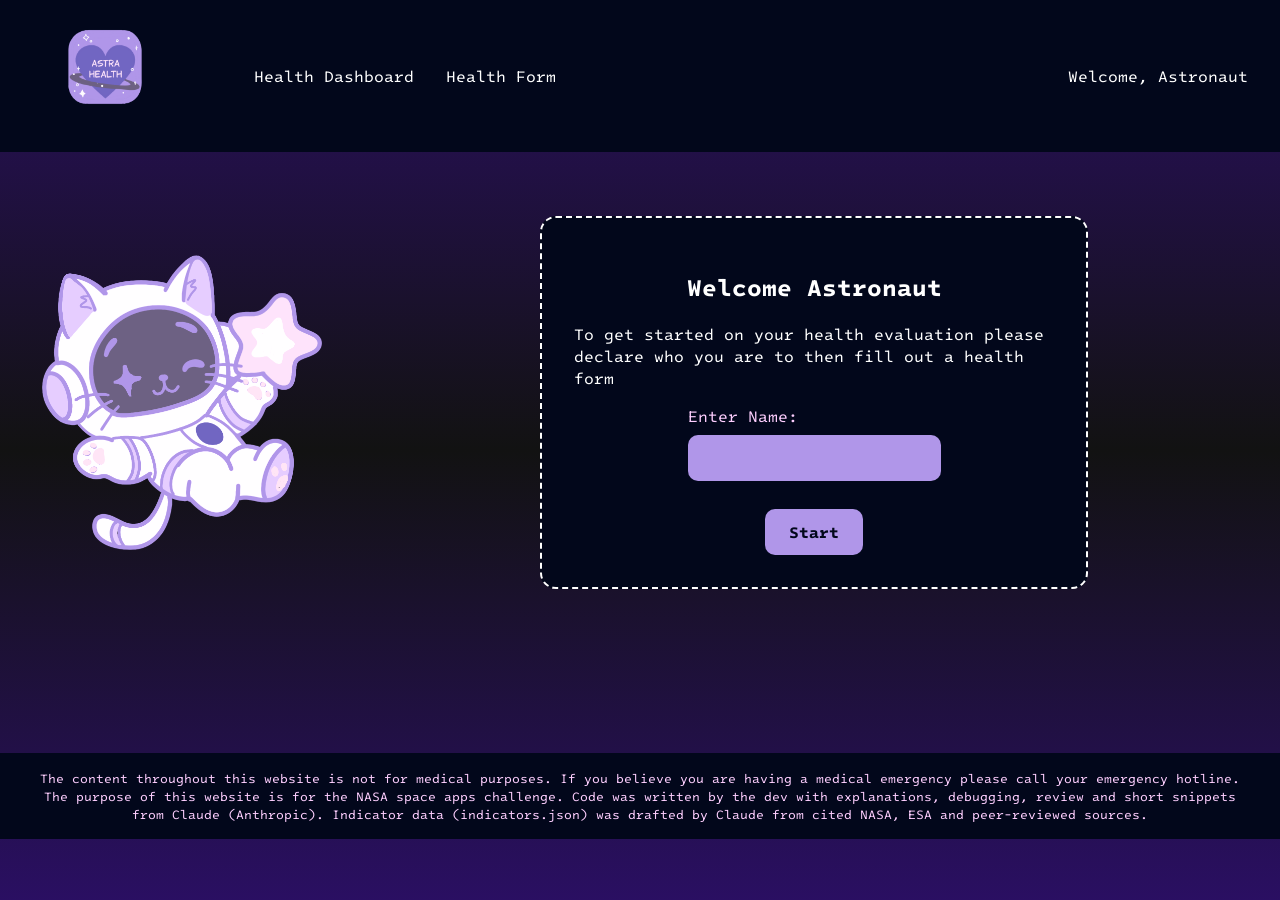
<file: index.html>
<!DOCTYPE html>
<html lang="en">
    <head>
        <meta charset="utf-8">
        <meta http-equiv="X-UA-Compatible" content="IE=edge">
        <title>Astra Health</title>
        <meta name="description" content="">
        <meta name="viewport" content="width=device-width, initial-scale=1">
        <link rel="stylesheet" href="./css/styles.css?v=3">
        <link rel="stylesheet" href="./css/landing.css?v=3"
        <link rel="preconnect" href="https://fonts.googleapis.com">
        <link rel="preconnect" href="https://fonts.gstatic.com" crossorigin>
        <link href="https://fonts.googleapis.com/css2?family=Intel+One+Mono:ital,wght@0,300..700;1,300..700&display=swap" rel="stylesheet">
        <link rel="icon" href="data:,">
    </head>
    <body> 
        <header>
            <a href="index.html">
                <img id="logo" src="./assets/logo.png"  alt="Logo with the name Astra Health. The design is a heart with a ring around it">
            </a>
            <nav>
                <ul>
                    <li><a href="dashboard.html">Health Dashboard</a></li>
                    <li><a href="form.html">Health Form</a></li>
                </ul>
            </nav>
            <div class="welcome-head">
                Welcome, <span id="astronaut-name"></span>
            </div>
        </header>
        
        <main>
            <div class="Welcom-panel">
                <img class="mascot" src="./assets/cat.png" alt="Cat mascot wearing an Astronaut suite">
                <div class="panel">
                    <h2 id="Welcome-astro">Welcome Astronaut</h2>
                    <p>To get started on your health evaluation please declare who you are to then fill out a health form</p>

                    <div id="welcome-buttons">
                        <form id="start-form">
                            <label for="callsign">Enter Name:<input id="callsign"></label>
                            <button id="start-btn" type="submit">Start</button>
                        </form>
                    </div>
                </div>
            </div>

            <div id="body-figure"></div>

        </main>

        <footer>
            The content throughout this website is not for medical purposes. If you believe you are having a medical emergency please call
            your emergency hotline. The purpose of this website is for the NASA space apps challenge. Code was written by the dev with 
            explanations, debugging, review and short snippets from Claude (Anthropic). 
            Indicator data (indicators.json) was drafted by Claude from cited NASA, ESA and peer-reviewed sources.
        </footer>
        <script type="module" src="js/landing.js?v=3"></script>
        <script type="module" src="js/app.js?v=3"></script>
    </body>
</html>
</file>
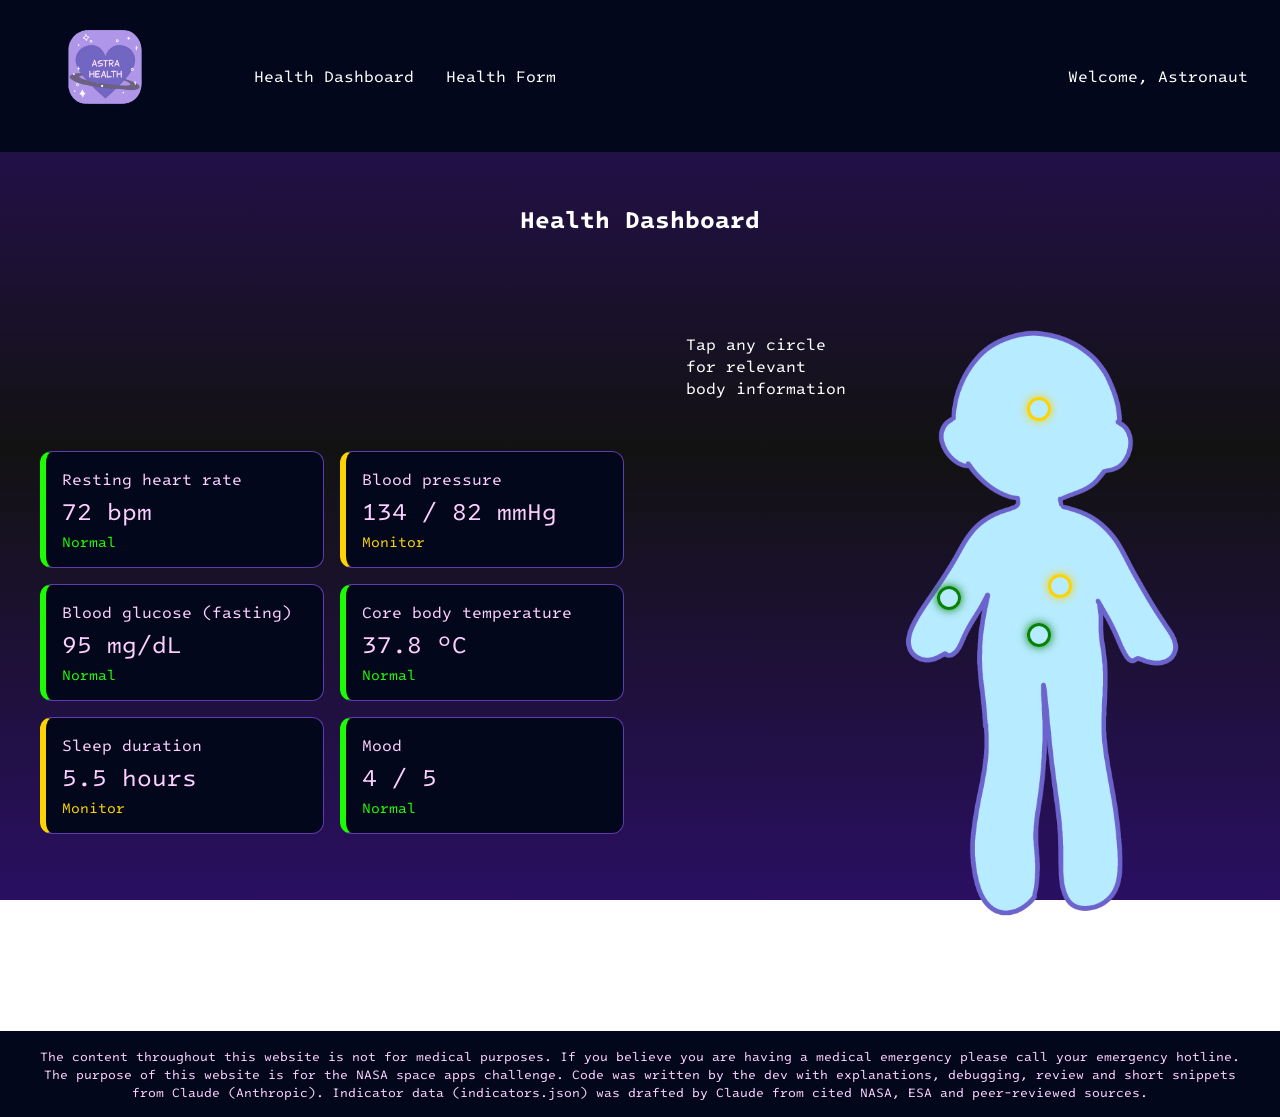
<file: dashboard.html>
<!DOCTYPE html>
<html lang="en">
    <head>
        <meta charset="utf-8">
        <meta http-equiv="X-UA-Compatible" content="IE=edge">
        <title>Astra Health</title>
        <meta name="description" content="">
        <meta name="viewport" content="width=device-width, initial-scale=1">
        <link rel="stylesheet" href="./css/styles.css?v=3">
        <link rel="stylesheet" href="./css/dashboard.css?v=3">
        <link rel="icon" href="data:,"
        <link rel="preconnect" href="https://fonts.googleapis.com">
        <link rel="preconnect" href="https://fonts.gstatic.com" crossorigin>
        <link href="https://fonts.googleapis.com/css2?family=Intel+One+Mono:ital,wght@0,300..700;1,300..700&display=swap" rel="stylesheet">
    </head>
    <body> 
        <header>
            <a href="index.html">
                <img id="logo" src="./assets/logo.png"  alt="Logo with the name Astra Health. The design is a heart">
            </a>
            <nav>
                <ul>
                    <li><a href="dashboard.html">Health Dashboard</a></li>
                    <li><a href="form.html">Health Form</a></li>
                </ul>
            </nav>
            <div class="welcome-head">
                Welcome, <span id="astronaut-name"></span>
            </div>
        </header>
        <main>
            <h2 id="dash">Health Dashboard</h2>
            <div class="dash-layout">
                <div id="dashboard"></div>

                <div id="body-figure">
                    <p class="body-hint">Tap any circle for relevant body information</p>
                    <div class="body-wrap">
                        <img alt="Figure of a body (outline)" src="./assets/body.png">
                        <button class="zone" data-zone="head" aria-label="Head: sleep and mood"></button>
                        <button class="zone" data-zone="heart" aria-label="Heart: heart rate and blood pressure"></button>
                        <button class="zone" data-zone="abdomen" aria-label="Abdomen: blood glucose"></button>
                        <button class="zone" data-zone="arm" aria-label="Arm: body temperature"></button>
                    </div>
                </div>
            </div>
            <div id="detail-panel"></div>

            <div id="space-weather"></div>

            <dialog id="zone-dialog">
                <div id="zone-content"></div>
                <button id="zone-close">Close</button>
            </dialog>
        </main>

        <footer>
            The content throughout this website is not for medical purposes. If you believe you are having a medical emergency please call
            your emergency hotline. The purpose of this website is for the NASA space apps challenge. Code was written by the dev with 
            explanations, debugging, review and short snippets from Claude (Anthropic). 
            Indicator data (indicators.json) was drafted by Claude from cited NASA, ESA and peer-reviewed sources.
        </footer>
        <script type="module" src="js/app.js?v=3"></script>
    </body>
</html>
</file>
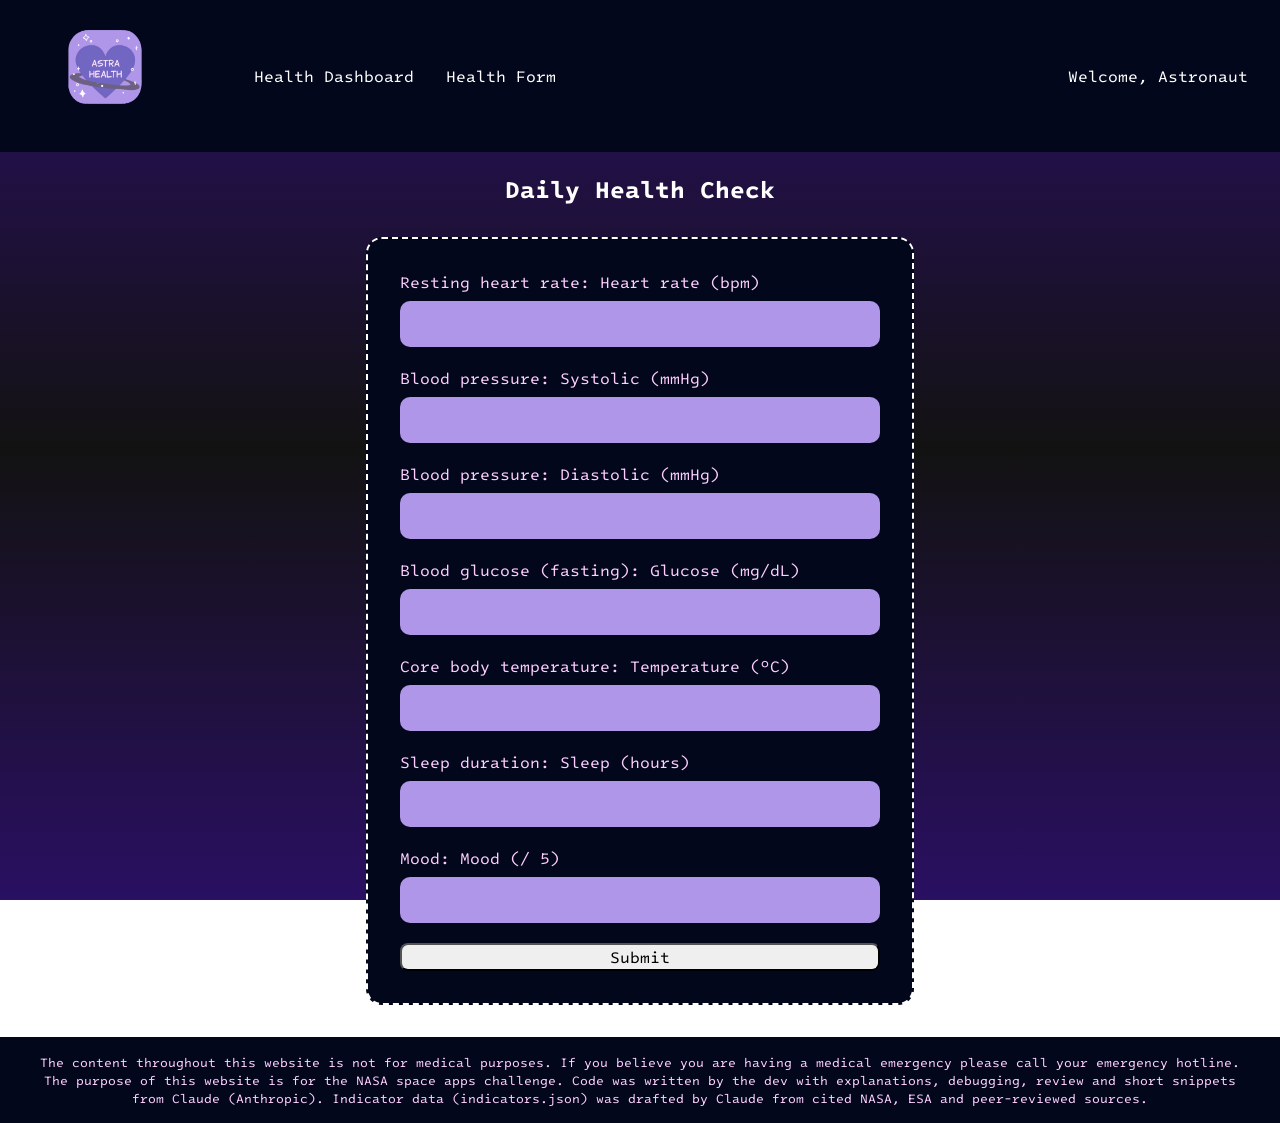
<file: form.html>
<!DOCTYPE html>
<html lang="en">
    <head>
        <meta charset="utf-8">
        <meta http-equiv="X-UA-Compatible" content="IE=edge">
        <title>Astra Health</title>
        <meta name="description" content="">
        <meta name="viewport" content="width=device-width, initial-scale=1">
        <link rel="stylesheet" href="./css/styles.css?v=3">
        <link rel="icon" href="data:,">
        <link rel="preconnect" href="https://fonts.googleapis.com">
        <link rel="preconnect" href="https://fonts.gstatic.com" crossorigin>
        <link href="https://fonts.googleapis.com/css2?family=Intel+One+Mono:ital,wght@0,300..700;1,300..700&display=swap" rel="stylesheet">
    </head>
    <body> 
        <header>
            <a href="index.html">
                <img id="logo" src="./assets/logo.png"  alt="Logo with the name Astra Health. The design is a heart">
            </a>
            <nav>
                <ul>
                    <li><a href="dashboard.html">Health Dashboard</a></li>
                    <li><a href="form.html">Health Form</a></li>
                </ul>
            </nav>
            <div class="welcome-head">
                Welcome, <span id="astronaut-name"></span>
            </div>
        </header>
        
        <main>
            <h2>Daily Health Check</h2>
            <form id="health-form" class="panel"><button id="health-btn">Submit</button></form>

        </main>

        <footer>
            The content throughout this website is not for medical purposes. If you believe you are having a medical emergency please call
            your emergency hotline. The purpose of this website is for the NASA space apps challenge. Code was written by the dev with 
            explanations, debugging, review and short snippets from Claude (Anthropic). 
            Indicator data (indicators.json) was drafted by Claude from cited NASA, ESA and peer-reviewed sources.
        </footer>
        <script type="module" src="./js/form.js?v=3"></script>
    </body>
</html>
</file>
<file: css/styles.css>
:root {
    --status-ok: #1cfc03;
    --status-warn: #fcd303;
    --status-alert: #fc0324;
    --bg-dark: #02071B;
    --bg-purple: #2A0F62;
    --border: #603AAE;
    --accent: #B096E9;
    --text: #fff;
    --text-soft: #FDCEFE;
}

body {
    margin: 0;
    font-family: "Intel One Mono", monospace;
    color: var(--text);
    background: linear-gradient(var(--bg-purple), #121212, var(--bg-purple));
    background-attachment: fixed;
    min-height: 100vh;
}

header {
    display: flex;
    align-items: center;
    gap: 2rem;
    padding: 1rem 2rem;
    background: var(--bg-dark);
    max-height: 120px;
    
}

nav ul {
    display: flex;
    gap: 2rem;
    list-style: none;
}

nav a {
    color: var(--text);
    text-decoration: none;
}

.welcome-head {
    margin-left: auto;
}

button, input, textarea, select {
    font: inherit;
}

#body-figure {
    display: grid;
    padding: 30px;
    gap: 20px;
    min-height: auto;

    grid-template-columns: 1fr;
    grid-template-areas:
    "body-figure"
    "Dashboard"
    "detail-panel";
}

/* For desktop and for tablets */

@media (min-width: 760px) {
    #body-figure {
        grid-template-columns: 1fr 2fr;
        grid-template-areas:
        "dashboard  detail-panel"
        "body-figure";
    }
}

#logo {
    max-width: 150px;
    max-height: 150px;
}

.panel {
    background: var(--bg-dark);
    border: 2px dashed var(--text);
    border-radius: 16px;
    padding: 2rem;
    max-width: 480px;
    margin: 2rem auto;
}

#health-form {
    display: flex;
    flex-direction: column;
    gap: 0.5rem;
}

input {
    background: var(--accent);
    border: none;
    border-radius: 10px;
    padding: 0.75rem;
    color: var(--bg-dark);
    margin-bottom: 0.75rem;
}

button[type="submit"], #zone-close {
    background: var(--accent);
    color: var(--bg-dark);
    border: none;
    border-radius: 10px;
    padding: 0.75rem 1.5rem;
    cursor: pointer;
    font-weight: bold;
}

#start-form {
    display: flex;
    flex-direction: column;
    align-items: center;
    gap: 1rem;
}

#start-form label {
    display: flex;
    flex-direction: column;
    gap: 0.5rem;
}

#health-btn {
    border-radius: 8px;
}

label { 
    color: var(--text-soft); 
}

main h2 { 
    text-align: center; 
}

.mascot {
    width: 500px;
    height: auto;
}


footer {
    background-color: var(--bg-dark);
    text-align: center;
    padding: 1rem 2rem;
    font-size: 0.8rem;
    color: var(--text-soft);
}
</file>
<file: css/dashboard.css>
#dashboard {
    display: grid;
    grid-template-columns: repeat(auto-fit, minmax(180px, 1fr));
    gap: 1rem;
    grid-template-columns: repeat(2, 1fr);
}

.card {
    background: var(--bg-dark);
    color: var(--text);
    font: inherit;
    border: 1px solid var(--border);
    border-radius: 12px;
    padding: 1rem;
    text-align: left;
    cursor: pointer;
    display: flex;
    flex-direction: column;
    gap: 0.25rem;
    transition: transform 0.2s ease, border-color 0.2s ease;
}

.status-ok {
    border-left:6px solid var(--status-ok) ;
}

.status-warn {
    border-left:6px solid var(--status-warn) ;
}

.status-alert {
    border-left:6px solid var(--status-alert) ;
}

.card-name {
    color: var(--text-soft);
}

.card-value {
    font-size: 1.5rem;
    color: #FDCEFE;
}

.card-status {
    font-size: 0.9rem;
}

.status-ok .card-status {
    color: var(--status-ok);
}

.status-warn .card-status {
    color: var(--status-warn);
}
.status-alert .card-status {
    color: var(--status-alert);
}

.card:hover {
    border-color: var(--accent);
    transform: scale(1.03, 1.03) translateY(-2px);
    box-shadow: 0 0 12px var(--accent);
}

#dash {
    margin-top: 50px;
    text-align: center;
}

.body-wrap {
    position: relative;
    max-width: 300px;
    margin: 0 auto;
}

.body-wrap img {
    width: 100%;
    display: block;
}

.zone {
    position: absolute;
    width: 8%;
    aspect-ratio: 1;
    border-radius: 50%;
    transform: translate(-50%, -50%);
    border: 3px solid var(--border);
    background: transparent;
    cursor: pointer;
    padding: 0;
}

.zone.status-ok    { 
    border-color: #088204;    
    box-shadow: 0 0 10px #088204; 
}
.zone.status-warn  { 
    border-color: var(--status-warn);  
    box-shadow: 0 0 10px var(--status-warn); 
}
.zone.status-alert { 
    border-color: var(--status-alert); 
    box-shadow: 0 0 14px var(--status-alert); 
}

.zone[data-zone="head"]    { left: 49%; top: 15%; }
.zone[data-zone="heart"]   { left: 56%; top: 44%; }
.zone[data-zone="abdomen"] { left: 49%; top: 52%; }
.zone[data-zone="arm"]     { left: 19%; top: 46%; }

.dash-layout {
    display: grid;
    grid-template-columns: 1fr 1fr;
    gap: 2rem;
    max-width: 1200px;
    margin: 0 auto;
    padding: 2rem;
    align-items: center;
}

#zone-dialog {
    background: var(--bg-dark);
    color: var(--text);
    border: 2px solid var(--border);
    border-radius: 16px;
    max-width: 500px;
    width: 90%;
    padding: 2rem;
}

#zone-dialog::backdrop {
    background: rgba(0, 0, 0, 0.4);
    backdrop-filter: blur(6px);
}

#zone-content h3 {
    color: var(--text-soft);
    margin-bottom: 0.25rem;
}

#zone-content p {
    line-height: 1.5;
    margin: 0.4rem 0;
}

#zone-content div {
    border-bottom: 1px solid var(--border);
    padding-bottom: 1rem;
    margin-bottom: 1rem;
}

@media (max-width: 800px) {
    .dash-layout { grid-template-columns: 1fr; }
}
</file>
